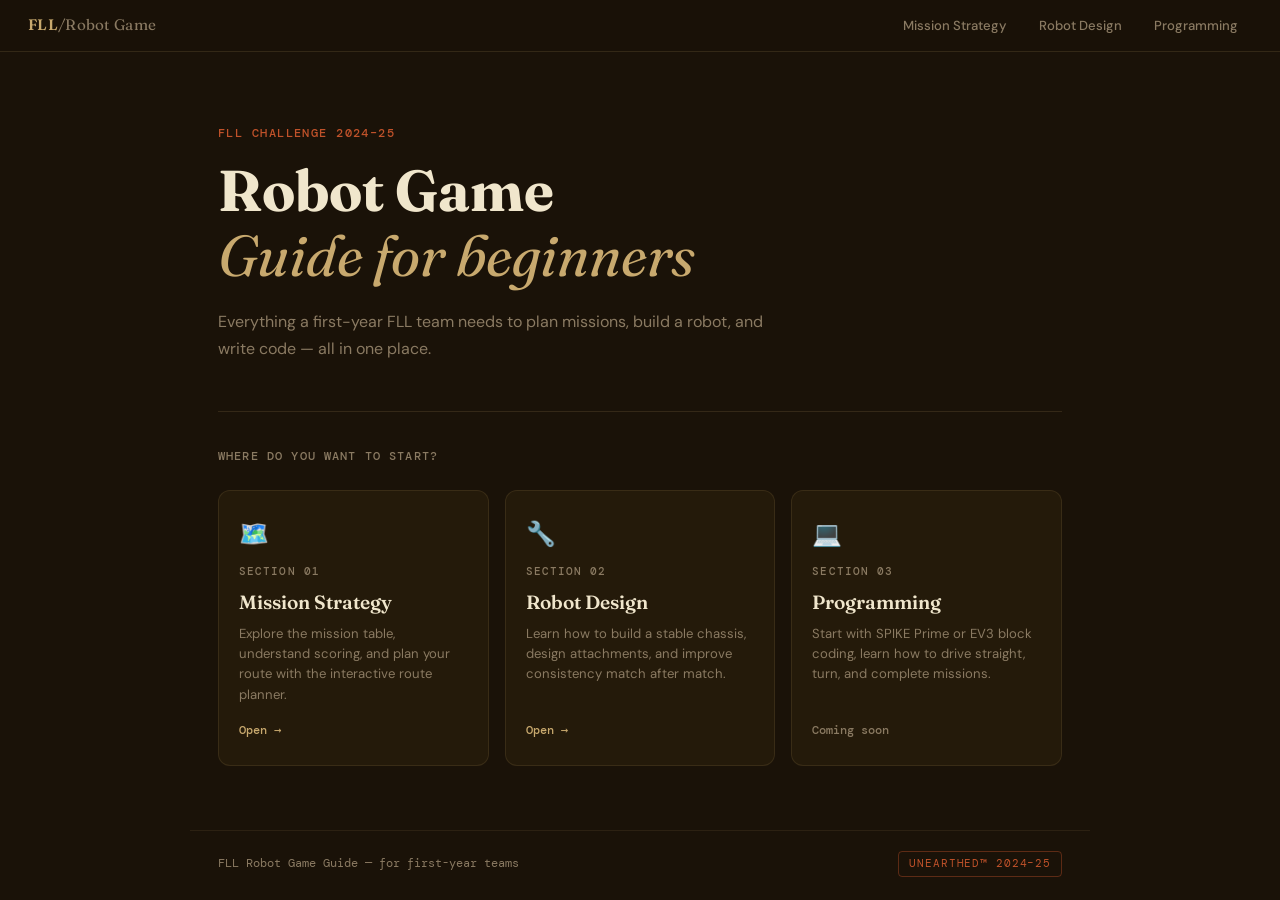
<file: index.html>
<!DOCTYPE html>
<html lang="en">
<head>
  <meta charset="UTF-8">
  <meta name="viewport" content="width=device-width, initial-scale=1.0">
  <title>FLL Robot Game Guide — UNEARTHED™ 2024–25</title>
  <link rel="preconnect" href="https://fonts.googleapis.com">
  <link rel="preconnect" href="https://fonts.gstatic.com" crossorigin>
  <link href="https://fonts.googleapis.com/css2?family=Fraunces:ital,opsz,wght@0,9..144,400;0,9..144,600;0,9..144,700;1,9..144,400;1,9..144,600&family=DM+Sans:wght@400;500;600&family=DM+Mono:wght@400;500&display=swap" rel="stylesheet">
  <style>
    *, *::before, *::after { box-sizing: border-box; margin: 0; padding: 0; }

    :root {
      --soil:  #1a1208;
      --earth: #241a0a;
      --stone: #2e2416;
      --sand:  #c8a96e;
      --cream: #f0e6cc;
      --moss:  #4a7c3f;
      --rust:  #c0522a;
      --muted: #8a7a62;
      --font-display: 'Fraunces', serif;
      --font-body: 'DM Sans', sans-serif;
      --font-mono: 'DM Mono', monospace;
    }

    html { font-size: 16px; }

    body {
      background: var(--soil);
      color: var(--cream);
      font-family: var(--font-body);
      line-height: 1.6;
      min-height: 100vh;
    }

    a { color: inherit; text-decoration: none; }

    /* ── Navigation ── */
    .site-nav {
      position: fixed;
      top: 0; left: 0; right: 0;
      height: 52px;
      background: rgba(26,18,8,0.92);
      backdrop-filter: blur(8px);
      border-bottom: 1px solid rgba(200,169,110,0.15);
      display: flex;
      align-items: center;
      justify-content: space-between;
      padding: 0 28px;
      z-index: 100;
    }

    .nav-logo {
      font-family: var(--font-display);
      font-size: 0.95rem;
      font-weight: 600;
      color: var(--sand);
      letter-spacing: 0.02em;
    }

    .nav-logo span { color: var(--muted); font-weight: 400; }

    .nav-links { display: flex; gap: 4px; align-items: center; }

    .nav-links a {
      padding: 6px 14px;
      border-radius: 6px;
      font-size: 0.82rem;
      font-weight: 500;
      color: var(--muted);
      transition: color 0.15s, background 0.15s;
    }

    .nav-links a:hover {
      color: var(--cream);
      background: rgba(200,169,110,0.08);
    }

    /* ── Page ── */
    .page {
      padding-top: 52px;
      max-width: 900px;
      margin: 0 auto;
      padding-left: 28px;
      padding-right: 28px;
    }

    /* ── Hero ── */
    .hero {
      padding: 72px 0 48px;
    }

    .hero-eyebrow {
      font-family: var(--font-mono);
      font-size: 0.75rem;
      font-weight: 500;
      color: var(--rust);
      letter-spacing: 0.12em;
      text-transform: uppercase;
      margin-bottom: 16px;
    }

    .hero-title {
      font-family: var(--font-display);
      font-size: clamp(2.4rem, 5vw, 3.6rem);
      font-weight: 700;
      color: var(--cream);
      line-height: 1.12;
      margin-bottom: 20px;
    }

    .hero-title em {
      font-style: italic;
      color: var(--sand);
      font-weight: 400;
    }

    .hero-sub {
      font-size: 1rem;
      color: var(--muted);
      max-width: 560px;
      line-height: 1.7;
    }

    /* ── Divider ── */
    .divider {
      border: none;
      border-top: 1px solid rgba(200,169,110,0.15);
      margin: 0;
    }

    /* ── Section label ── */
    .section-label {
      padding: 36px 0 24px;
      font-family: var(--font-mono);
      font-size: 0.72rem;
      font-weight: 500;
      color: var(--muted);
      letter-spacing: 0.1em;
      text-transform: uppercase;
    }

    /* ── Card grid ── */
    .card-grid {
      display: grid;
      grid-template-columns: repeat(3, 1fr);
      gap: 16px;
      padding-bottom: 64px;
    }

    @media (max-width: 680px) {
      .card-grid { grid-template-columns: 1fr; }
    }

    /* ── Card ── */
    .card {
      background: var(--earth);
      border: 1px solid rgba(200,169,110,0.12);
      border-radius: 12px;
      padding: 24px 20px;
      display: flex;
      flex-direction: column;
      gap: 10px;
      position: relative;
      overflow: hidden;
      transition: transform 0.18s, border-color 0.18s;
      cursor: pointer;
    }

    .card::after {
      content: '';
      position: absolute;
      bottom: 0; left: 0; right: 0;
      height: 2px;
      background: var(--accent-color, var(--rust));
      transform: scaleX(0);
      transform-origin: left;
      transition: transform 0.22s ease;
    }

    .card:hover { transform: translateY(-3px); border-color: rgba(200,169,110,0.25); }
    .card:hover::after { transform: scaleX(1); }

    .card-icon { font-size: 1.5rem; }

    .card-label {
      font-family: var(--font-mono);
      font-size: 0.68rem;
      font-weight: 500;
      color: var(--muted);
      letter-spacing: 0.1em;
      text-transform: uppercase;
    }

    .card-title {
      font-family: var(--font-display);
      font-size: 1.2rem;
      font-weight: 600;
      color: var(--cream);
      line-height: 1.2;
    }

    .card-desc {
      font-size: 0.82rem;
      color: var(--muted);
      line-height: 1.55;
      flex: 1;
    }

    .card-cta {
      font-family: var(--font-mono);
      font-size: 0.78rem;
      font-weight: 500;
      color: var(--sand);
      margin-top: 6px;
    }

    .card-cta.muted { color: var(--muted); }

    /* ── Footer ── */
    footer {
      border-top: 1px solid rgba(200,169,110,0.1);
      padding: 20px 28px;
      max-width: 900px;
      margin: 0 auto;
      display: flex;
      align-items: center;
      justify-content: space-between;
      gap: 12px;
      flex-wrap: wrap;
    }

    .footer-left {
      font-family: var(--font-mono);
      font-size: 0.72rem;
      color: var(--muted);
    }

    .footer-badge {
      font-family: var(--font-mono);
      font-size: 0.68rem;
      color: var(--rust);
      border: 1px solid rgba(192,82,42,0.4);
      padding: 3px 10px;
      border-radius: 4px;
      letter-spacing: 0.08em;
    }
  </style>
</head>
<body>

  <nav class="site-nav">
    <a href="index.html" class="nav-logo">FLL<span>/Robot Game</span></a>
    <div class="nav-links">
      <a href="mission-strategy.html">Mission Strategy</a>
      <a href="#">Robot Design</a>
      <a href="#">Programming</a>
    </div>
  </nav>

  <main class="page">
    <section class="hero">
      <p class="hero-eyebrow">FLL Challenge 2024–25</p>
      <h1 class="hero-title">Robot Game<br><em>Guide for beginners</em></h1>
      <p class="hero-sub">Everything a first-year FLL team needs to plan missions, build a robot, and write code — all in one place.</p>
    </section>

    <hr class="divider">

    <p class="section-label">Where do you want to start?</p>

    <div class="card-grid">

      <a href="mission-strategy.html" class="card" style="--accent-color: #c0522a;">
        <div class="card-icon">🗺️</div>
        <div class="card-label">Section 01</div>
        <div class="card-title">Mission Strategy</div>
        <p class="card-desc">Explore the mission table, understand scoring, and plan your route with the interactive route planner.</p>
        <div class="card-cta">Open →</div>
      </a>

      <a href="robot-design.html" class="card" style="--accent-color: #4a7c3f;">
        <div class="card-icon">🔧</div>
        <div class="card-label">Section 02</div>
        <div class="card-title">Robot Design</div>
        <p class="card-desc">Learn how to build a stable chassis, design attachments, and improve consistency match after match.</p>
        <div class="card-cta">Open →</div>
      </a>

      <div class="card" style="--accent-color: #4a6e8a;">
        <div class="card-icon">💻</div>
        <div class="card-label">Section 03</div>
        <div class="card-title">Programming</div>
        <p class="card-desc">Start with SPIKE Prime or EV3 block coding, learn how to drive straight, turn, and complete missions.</p>
        <div class="card-cta muted">Coming soon</div>
      </div>

    </div>
  </main>

  <footer>
    <span class="footer-left">FLL Robot Game Guide — for first-year teams</span>
    <span class="footer-badge">UNEARTHED™ 2024–25</span>
  </footer>

</body>
</html>
</file>
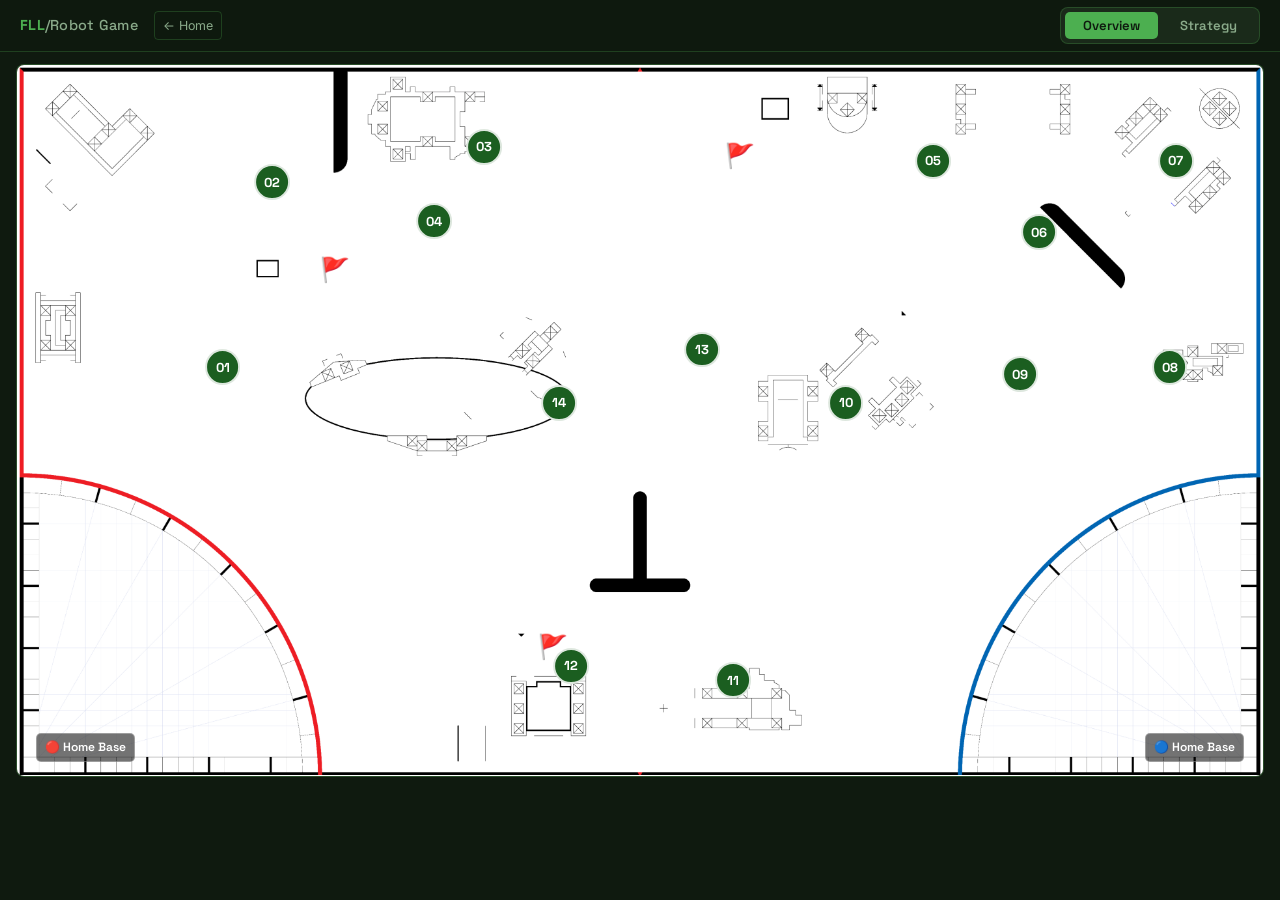
<file: mission-strategy.html>
<!DOCTYPE html>
<html lang="en">
<head>
  <meta charset="UTF-8">
  <meta name="viewport" content="width=device-width, initial-scale=1.0">
  <title>Mission Strategy — FLL Robot Game Guide</title>
  <link rel="preconnect" href="https://fonts.googleapis.com">
  <link rel="preconnect" href="https://fonts.gstatic.com" crossorigin>
  <link href="https://fonts.googleapis.com/css2?family=Inter:wght@400;500;600;700&family=Space+Grotesk:wght@500;700&display=swap" rel="stylesheet">
  <link rel="stylesheet" href="css/base.css">
  <link rel="stylesheet" href="css/mission.css">
</head>
<body>

  <!-- Header -->
  <header class="mission-header">
    <div class="header-left">
      <a href="index.html" class="header-logo">FLL<span>/Robot Game</span></a>
      <a href="index.html" class="back-link">← Home</a>
    </div>
    <div class="mode-toggle">
      <button class="mode-btn active" id="btn-overview" onclick="switchMode('overview')">Overview</button>
      <button class="mode-btn" id="btn-strategy" onclick="switchMode('strategy')">Strategy</button>
    </div>
  </header>

  <div class="mission-page">

    <!-- ══════════════ OVERVIEW MODE ══════════════ -->
    <section class="mode-section active" id="section-overview">
      <div class="map-wrapper" id="overview-map">
        <img src="assets/mission-map.png" alt="FLL UNEARTHED Mission Map" onerror="this.style.display='none'">
      </div>
    </section>

    <!-- ══════════════ STRATEGY MODE ══════════════ -->
    <section class="mode-section" id="section-strategy">
      <div class="strat-map-group">
        <div class="map-wrapper" id="strategy-map">
          <img src="assets/mission-map.png" alt="FLL UNEARTHED Mission Map" onerror="this.style.display='none'">
        </div>
        <div class="info-bar">
          <div class="info-stats">
            <span>In route: <strong id="stat-in-route">0</strong></span>
            <span>Connections: <strong id="stat-connections">0</strong></span>
            <span>Est. pts: <strong id="stat-pts">0</strong></span>
          </div>
          <span class="info-hint">Click ① then ② to connect</span>
        </div>
      </div>

      <div class="strat-toolbar">
        <button id="btn-clear">✕ Clear arrows</button>
        <button id="btn-reset">⊘ Reset all</button>
      </div>

      <div class="route-section">
        <h3>Your Route</h3>
        <div id="route-container">
          <p class="route-empty">No connections yet. Click two nodes to connect them.</p>
        </div>
      </div>
    </section>

  </div>

  <!-- ══════════════ POPUP ══════════════ -->
  <div class="popup-overlay" id="popup-overlay">
    <div class="popup-card">
      <button class="popup-close" id="popup-close">✕</button>
      <div class="popup-tag" id="popup-tag">Mission 01</div>
      <div class="popup-title" id="popup-title"></div>
      <div class="popup-pts" id="popup-pts"></div>
      <div class="popup-img-box" id="popup-img-box"></div>
      <div class="popup-tips-label">Strategy Tips</div>
      <ul class="popup-tips" id="popup-tips"></ul>
    </div>
  </div>

  <script src="js/data/missions.js"></script>
  <script src="js/overview.js"></script>
  <script src="js/strategy.js"></script>
  <script>
    function switchMode(mode) {
      document.getElementById('section-overview').classList.toggle('active', mode === 'overview');
      document.getElementById('section-strategy').classList.toggle('active', mode === 'strategy');
      document.getElementById('btn-overview').classList.toggle('active', mode === 'overview');
      document.getElementById('btn-strategy').classList.toggle('active', mode === 'strategy');

      if (mode === 'strategy') {
        renderStrategy();
      }
    }

    document.addEventListener('DOMContentLoaded', () => {
      renderOverview();
    });
  </script>
</body>
</html>
</file>
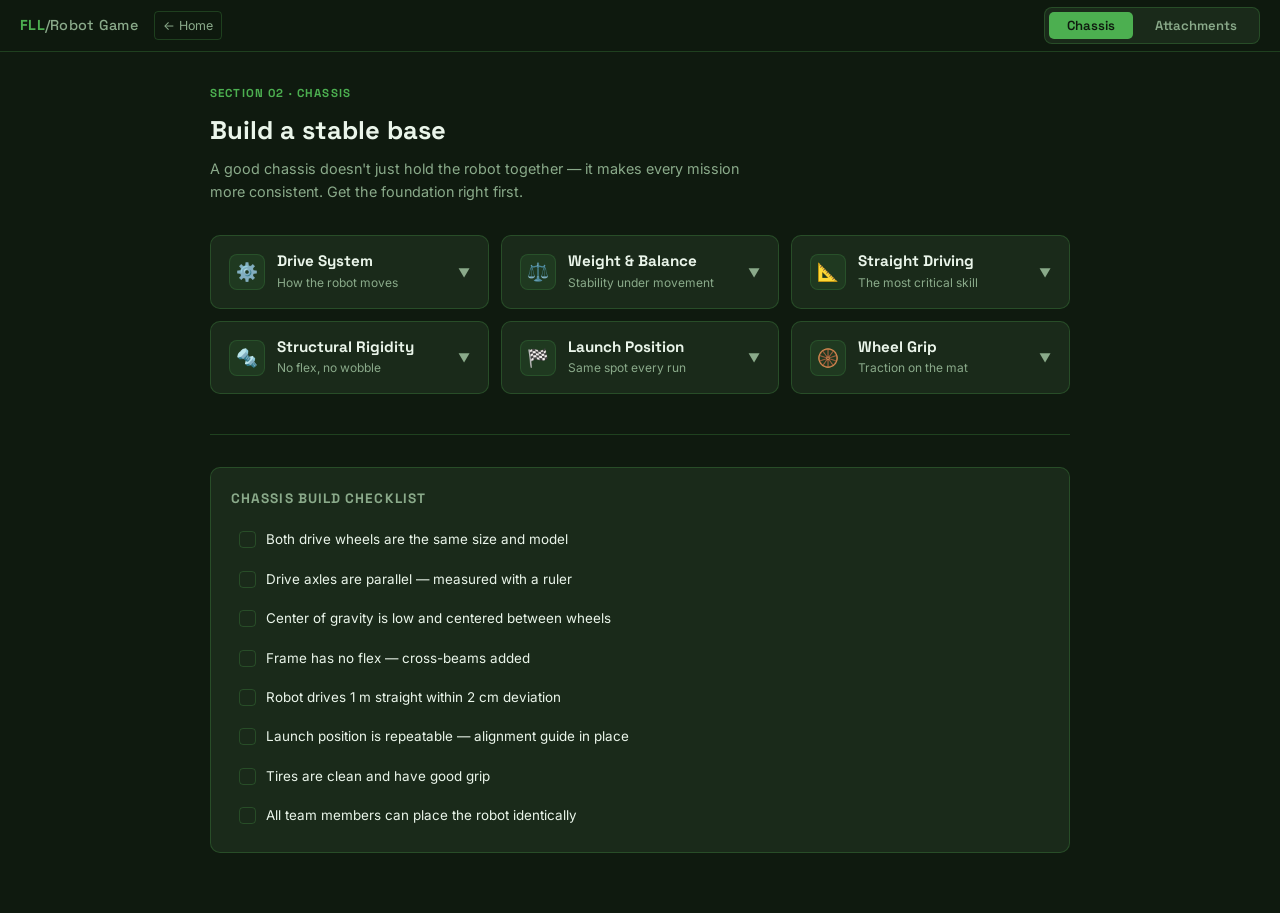
<file: robot-design.html>
<!DOCTYPE html>
<html lang="en">
<head>
  <meta charset="UTF-8">
  <meta name="viewport" content="width=device-width, initial-scale=1.0">
  <title>Robot Design — FLL Robot Game Guide</title>
  <link rel="preconnect" href="https://fonts.googleapis.com">
  <link rel="preconnect" href="https://fonts.gstatic.com" crossorigin>
  <link href="https://fonts.googleapis.com/css2?family=Inter:wght@400;500;600;700&family=Space+Grotesk:wght@500;700&display=swap" rel="stylesheet">
  <link rel="stylesheet" href="css/base.css">
  <link rel="stylesheet" href="css/mission.css">
  <link rel="stylesheet" href="css/robot.css">
</head>
<body>

  <header class="robot-header">
    <div class="header-left">
      <a href="index.html" class="header-logo">FLL<span>/Robot Game</span></a>
      <a href="index.html" class="back-link">← Home</a>
    </div>
    <div class="mode-toggle">
      <button class="mode-btn robot-tab-btn active" id="rbtn-chassis" onclick="switchRobotTab('chassis')">Chassis</button>
      <button class="mode-btn robot-tab-btn" id="rbtn-attachments" onclick="switchRobotTab('attachments')">Attachments</button>
    </div>
  </header>

  <div class="robot-page">

    <!-- ══════════════ CHASSIS TAB ══════════════ -->
    <section class="tab-section active" id="tab-chassis">
      <p class="section-eyebrow">Section 02 · Chassis</p>
      <h1 class="section-title">Build a stable base</h1>
      <p class="section-desc">A good chassis doesn't just hold the robot together — it makes every mission more consistent. Get the foundation right first.</p>

      <div class="cards-grid">

        <div class="principle-card">
          <div class="card-header">
            <div class="card-header-left">
              <div class="card-icon-box">⚙️</div>
              <div>
                <div class="card-title">Drive System</div>
                <div class="card-subtitle">How the robot moves</div>
              </div>
            </div>
            <span class="card-chevron">▼</span>
          </div>
          <div class="card-body">
            <div class="card-body-inner">
              <ul class="tip-list">
                <li>Use a <strong>differential drive</strong> (2 driven wheels + 1 or 2 passive casters)</li>
                <li>Place the two drive wheels as far apart as possible for stable turning</li>
                <li>Use the same size wheels on both sides — mismatched wheels cause drift</li>
                <li>Keep caster wheels lightweight so they don't affect the drive</li>
              </ul>
              <div class="tip-highlight">💡 For SPIKE Prime: Large wheels on ports A & E give the most torque and speed balance.</div>
            </div>
          </div>
        </div>

        <div class="principle-card">
          <div class="card-header">
            <div class="card-header-left">
              <div class="card-icon-box">⚖️</div>
              <div>
                <div class="card-title">Weight & Balance</div>
                <div class="card-subtitle">Stability under movement</div>
              </div>
            </div>
            <span class="card-chevron">▼</span>
          </div>
          <div class="card-body">
            <div class="card-body-inner">
              <ul class="tip-list">
                <li>Keep the center of gravity <strong>low and centered</strong> between the drive wheels</li>
                <li>Place the hub/brick as low as possible on the chassis</li>
                <li>Heavy attachments at the front can cause the robot to "nose-dive" — counterbalance with rear weight</li>
                <li>Test by pushing gently on each side — it should not tip easily</li>
              </ul>
              <div class="tip-highlight">💡 A robot that tips during a run loses the mission. Balance first, then speed.</div>
            </div>
          </div>
        </div>

        <div class="principle-card">
          <div class="card-header">
            <div class="card-header-left">
              <div class="card-icon-box">📐</div>
              <div>
                <div class="card-title">Straight Driving</div>
                <div class="card-subtitle">The most critical skill</div>
              </div>
            </div>
            <span class="card-chevron">▼</span>
          </div>
          <div class="card-body">
            <div class="card-body-inner">
              <ul class="tip-list">
                <li>A symmetric chassis is essential — measure distances carefully when building</li>
                <li>Both drive axles must be perfectly parallel</li>
                <li>Use a gyro sensor to correct drift during long straight runs</li>
                <li>Test by driving 1 meter with no steering — it should deviate less than 2 cm</li>
                <li>Tighten all axle joints — loose parts cause inconsistency</li>
              </ul>
              <div class="tip-highlight">💡 Build the chassis on a flat surface and check symmetry with a ruler before adding anything else.</div>
            </div>
          </div>
        </div>

        <div class="principle-card">
          <div class="card-header">
            <div class="card-header-left">
              <div class="card-icon-box">🔩</div>
              <div>
                <div class="card-title">Structural Rigidity</div>
                <div class="card-subtitle">No flex, no wobble</div>
              </div>
            </div>
            <span class="card-chevron">▼</span>
          </div>
          <div class="card-body">
            <div class="card-body-inner">
              <ul class="tip-list">
                <li>Add cross-beams to prevent the frame from twisting</li>
                <li>Use pins and bushings to lock all rotating parts that should be fixed</li>
                <li>Shake the robot gently — nothing should rattle or shift</li>
                <li>Reinforce the attachment mounting point — this takes the most stress</li>
              </ul>
              <div class="tip-highlight">💡 A flex in the frame translates directly into inconsistency. Build rigid, test rigid.</div>
            </div>
          </div>
        </div>

        <div class="principle-card">
          <div class="card-header">
            <div class="card-header-left">
              <div class="card-icon-box">🏁</div>
              <div>
                <div class="card-title">Launch Position</div>
                <div class="card-subtitle">Same spot every run</div>
              </div>
            </div>
            <span class="card-chevron">▼</span>
          </div>
          <div class="card-body">
            <div class="card-body-inner">
              <ul class="tip-list">
                <li>Design a flat, flush base — the robot must sit perfectly on the home base line</li>
                <li>Add a small notch or alignment guide that touches the mat wall/line</li>
                <li>Mark the exact starting orientation with tape during practice</li>
                <li>Every team member must place the robot the same way — practice this too</li>
              </ul>
              <div class="tip-highlight">💡 Even a 2mm offset at launch can mean missing the target 60 cm away.</div>
            </div>
          </div>
        </div>

        <div class="principle-card">
          <div class="card-header">
            <div class="card-header-left">
              <div class="card-icon-box">🛞</div>
              <div>
                <div class="card-title">Wheel Grip</div>
                <div class="card-subtitle">Traction on the mat</div>
              </div>
            </div>
            <span class="card-chevron">▼</span>
          </div>
          <div class="card-body">
            <div class="card-body-inner">
              <ul class="tip-list">
                <li>Use rubber-grip tires, not smooth plastic wheels</li>
                <li>Keep tire surfaces clean — grease or dust reduces grip drastically</li>
                <li>Wipe tires with a dry cloth before every match</li>
                <li>Avoid pressing the robot down hard on the mat — caster should barely touch</li>
              </ul>
              <div class="tip-highlight">💡 Check tire cleanliness during setup — it's one of the easiest consistency wins.</div>
            </div>
          </div>
        </div>

      </div>

      <hr class="content-divider">

      <div class="checklist-section">
        <div class="checklist-title">Chassis Build Checklist</div>
        <div class="checklist">
          <label class="check-item">
            <input type="checkbox" data-key="c1">
            <span class="check-label">Both drive wheels are the same size and model</span>
          </label>
          <label class="check-item">
            <input type="checkbox" data-key="c2">
            <span class="check-label">Drive axles are parallel — measured with a ruler</span>
          </label>
          <label class="check-item">
            <input type="checkbox" data-key="c3">
            <span class="check-label">Center of gravity is low and centered between wheels</span>
          </label>
          <label class="check-item">
            <input type="checkbox" data-key="c4">
            <span class="check-label">Frame has no flex — cross-beams added</span>
          </label>
          <label class="check-item">
            <input type="checkbox" data-key="c5">
            <span class="check-label">Robot drives 1 m straight within 2 cm deviation</span>
          </label>
          <label class="check-item">
            <input type="checkbox" data-key="c6">
            <span class="check-label">Launch position is repeatable — alignment guide in place</span>
          </label>
          <label class="check-item">
            <input type="checkbox" data-key="c7">
            <span class="check-label">Tires are clean and have good grip</span>
          </label>
          <label class="check-item">
            <input type="checkbox" data-key="c8">
            <span class="check-label">All team members can place the robot identically</span>
          </label>
        </div>
      </div>
    </section>

    <!-- ══════════════ ATTACHMENTS TAB ══════════════ -->
    <section class="tab-section" id="tab-attachments">
      <p class="section-eyebrow">Section 02 · Attachments</p>
      <h1 class="section-title">Design mission tools</h1>
      <p class="section-desc">Attachments are the robot's hands. Each one should do one job and do it reliably — every single time.</p>

      <div class="cards-grid attach-grid">

        <div class="principle-card">
          <div class="card-header">
            <div class="card-header-left">
              <div class="card-icon-box">🔄</div>
              <div>
                <div class="card-title">Quick-Connect System</div>
                <div class="card-subtitle">Swap tools between runs</div>
              </div>
            </div>
            <span class="card-chevron">▼</span>
          </div>
          <div class="card-body">
            <div class="card-body-inner">
              <ul class="tip-list">
                <li>Design one shared mounting point on the chassis that all attachments connect to</li>
                <li>Use a consistent connector — same pin holes, same orientation every time</li>
                <li>Attachment must lock with a satisfying "click" — no wobble when mounted</li>
                <li>Practice swapping under time pressure: target under 5 seconds</li>
              </ul>
              <div class="tip-highlight">💡 A loose attachment shifts during movement and ruins precision. Test by shaking the robot after connecting.</div>
            </div>
          </div>
        </div>

        <div class="principle-card">
          <div class="card-header">
            <div class="card-header-left">
              <div class="card-icon-box">↔️</div>
              <div>
                <div class="card-title">Push Attachments</div>
                <div class="card-subtitle">Simple and reliable</div>
              </div>
            </div>
            <span class="card-chevron">▼</span>
          </div>
          <div class="card-body">
            <div class="card-body-inner">
              <ul class="tip-list">
                <li>Best for missions where the robot drives into an element to trigger it</li>
                <li>Design the push surface to be wider than the target — more room for error</li>
                <li>Angle the pusher slightly downward so it slides under elements rather than pushing them up</li>
                <li>Works well for: M05 Who Lived Here?, M13 Statue Rebuild</li>
              </ul>
              <div class="tip-highlight">💡 Push attachments have zero moving parts — they never fail mechanically. Use them when possible.</div>
            </div>
          </div>
        </div>

        <div class="principle-card">
          <div class="card-header">
            <div class="card-header-left">
              <div class="card-icon-box">⬆️</div>
              <div>
                <div class="card-title">Lift Attachments</div>
                <div class="card-subtitle">Raise or flip elements</div>
              </div>
            </div>
            <span class="card-chevron">▼</span>
          </div>
          <div class="card-body">
            <div class="card-body-inner">
              <ul class="tip-list">
                <li>Use a motor-driven arm or a passive lever that activates on contact</li>
                <li>Keep the range of motion simple: 0° to 90° is usually enough</li>
                <li>Motor lift: program to a fixed rotation count, not time (more consistent)</li>
                <li>Works well for: M09 What's on Sale?, M12 Salvage Operation</li>
              </ul>
              <div class="tip-highlight">💡 Avoid rubber bands for tension — they degrade over many runs. Use gear ratios for consistent force instead.</div>
            </div>
          </div>
        </div>

        <div class="principle-card">
          <div class="card-header">
            <div class="card-header-left">
              <div class="card-icon-box">🪝</div>
              <div>
                <div class="card-title">Hook & Grab</div>
                <div class="card-subtitle">Pick up or pull elements</div>
              </div>
            </div>
            <span class="card-chevron">▼</span>
          </div>
          <div class="card-body">
            <div class="card-body-inner">
              <ul class="tip-list">
                <li>Design the hook to slide over the target from above — don't approach from the side</li>
                <li>The opening must be slightly larger than the target element for easy engagement</li>
                <li>Add a guide rail so the robot doesn't need to be perfectly aligned to hook</li>
                <li>Works well for: M07 Heavy Lifting, M04 Careful Recovery</li>
              </ul>
              <div class="tip-highlight">💡 Test with the element in the worst-case position, not the ideal one. If it works in the worst case, you're good.</div>
            </div>
          </div>
        </div>

        <div class="principle-card">
          <div class="card-header">
            <div class="card-header-left">
              <div class="card-icon-box">🎯</div>
              <div>
                <div class="card-title">Alignment Guides</div>
                <div class="card-subtitle">Remove the need for precision</div>
              </div>
            </div>
            <span class="card-chevron">▼</span>
          </div>
          <div class="card-body">
            <div class="card-body-inner">
              <ul class="tip-list">
                <li>Add "funnel" guides on the attachment that steer it onto the target even if slightly off</li>
                <li>Use mat lines or mission model surfaces to align before engaging</li>
                <li>A wider contact surface tolerates more robot drift</li>
                <li>Think: "what happens if we're 1 cm left?" — the design should still work</li>
              </ul>
              <div class="tip-highlight">💡 The best attachment design makes it nearly impossible to miss, even with imperfect driving.</div>
            </div>
          </div>
        </div>

        <div class="principle-card">
          <div class="card-header">
            <div class="card-header-left">
              <div class="card-icon-box">🔁</div>
              <div>
                <div class="card-title">Repeatability Testing</div>
                <div class="card-subtitle">Run it 20 times, not once</div>
              </div>
            </div>
            <span class="card-chevron">▼</span>
          </div>
          <div class="card-body">
            <div class="card-body-inner">
              <ul class="tip-list">
                <li>Run each mission at least 20 times before considering it "done"</li>
                <li>Track success rate — aim for 90%+ before competition</li>
                <li>If it fails, note the exact failure mode and fix the root cause</li>
                <li>Test with different team members placing the robot — human variation is real</li>
                <li>Reset the mission model to exact starting position each time</li>
              </ul>
              <div class="tip-highlight">💡 One successful run means nothing. Twenty successful runs in a row means you're ready.</div>
            </div>
          </div>
        </div>

      </div>

      <hr class="content-divider">

      <div class="checklist-section">
        <div class="checklist-title">Attachment Readiness Checklist</div>
        <div class="checklist">
          <label class="check-item">
            <input type="checkbox" data-key="a1">
            <span class="check-label">Quick-connect mounts with no wobble on all attachments</span>
          </label>
          <label class="check-item">
            <input type="checkbox" data-key="a2">
            <span class="check-label">Each attachment has been tested 20+ times</span>
          </label>
          <label class="check-item">
            <input type="checkbox" data-key="a3">
            <span class="check-label">Success rate is 90% or above for each mission</span>
          </label>
          <label class="check-item">
            <input type="checkbox" data-key="a4">
            <span class="check-label">Attachment swap time is under 5 seconds</span>
          </label>
          <label class="check-item">
            <input type="checkbox" data-key="a5">
            <span class="check-label">Alignment guides added where robot positioning isn't perfect</span>
          </label>
          <label class="check-item">
            <input type="checkbox" data-key="a6">
            <span class="check-label">Motor programs use rotation count, not time</span>
          </label>
          <label class="check-item">
            <input type="checkbox" data-key="a7">
            <span class="check-label">All team members have practiced using each attachment</span>
          </label>
        </div>
      </div>
    </section>

  </div>

  <script src="js/robot.js"></script>
</body>
</html>
</file>
<file: css/base.css>
@import url('https://fonts.googleapis.com/css2?family=Inter:wght@400;500;600;700&family=Space+Grotesk:wght@500;700&display=swap');

*, *::before, *::after { box-sizing: border-box; margin: 0; padding: 0; }

:root {
  --bg: #0f1a0f;
  --surface: #1a2a1a;
  --border: rgba(80,180,80,0.25);
  --green: #4caf50;
  --green-light: #a5d6a7;
  --amber: #f4a261;
  --amber-dim: rgba(244,162,97,0.18);
  --red: #e57373;
  --text-primary: #eaf5ea;
  --text-secondary: #8aaa8a;
  --card-bg: rgba(20,40,20,0.92);
  --font-display: 'Space Grotesk', sans-serif;
  --font-body: 'Inter', sans-serif;
}

html { font-size: 16px; }

body {
  background: var(--bg);
  color: var(--text-primary);
  font-family: var(--font-body);
  line-height: 1.6;
  min-height: 100vh;
}

a { color: inherit; text-decoration: none; }

button { cursor: pointer; font-family: inherit; border: none; background: none; }
</file>
<file: css/mission.css>
.mission-header {
  position: fixed;
  top: 0;
  left: 0;
  right: 0;
  height: 52px;
  background: rgba(15,26,15,0.95);
  backdrop-filter: blur(8px);
  border-bottom: 1px solid var(--border);
  display: flex;
  align-items: center;
  justify-content: space-between;
  padding: 0 20px;
  z-index: 100;
}

.header-left {
  display: flex;
  align-items: center;
  gap: 16px;
}

.header-logo {
  font-family: var(--font-display);
  font-size: 0.9rem;
  font-weight: 700;
  color: var(--green);
  letter-spacing: 0.02em;
}

.header-logo span { color: var(--text-secondary); font-weight: 500; }

.back-link {
  font-size: 0.78rem;
  color: var(--text-secondary);
  padding: 4px 8px;
  border-radius: 4px;
  border: 1px solid var(--border);
  transition: color 0.15s, border-color 0.15s;
}

.back-link:hover {
  color: var(--text-primary);
  border-color: rgba(80,180,80,0.5);
}

.mode-toggle {
  display: flex;
  gap: 4px;
  background: var(--surface);
  border-radius: 8px;
  padding: 4px;
  border: 1px solid var(--border);
}

.mode-btn {
  padding: 5px 18px;
  border-radius: 5px;
  font-size: 0.82rem;
  font-weight: 600;
  font-family: var(--font-display);
  color: var(--text-secondary);
  transition: all 0.15s;
}

.mode-btn.active {
  background: var(--green);
  color: #0f1a0f;
}

.mode-btn:hover:not(.active) {
  color: var(--text-primary);
}

/* ── Page layout ── */
.mission-page {
  padding-top: 52px;
  min-height: 100vh;
  display: flex;
  flex-direction: column;
}

.mode-section {
  display: none;
  flex: 1;
  padding: 12px 16px;
}

.mode-section.active { display: flex; flex-direction: column; align-items: center; }

/* ── Map wrapper ── */
.map-wrapper {
  position: relative;
  /* 뷰포트 높이에 맞게 너비를 역산: 너비 = 가용높이 × (이미지 비율) */
  width: min(100%, calc((100vh - 92px) * 1914 / 1094));
  aspect-ratio: 1914 / 1094;
  background: #1a2a1a;
  border: 1px solid var(--border);
  border-radius: 8px;
  overflow: hidden;
}

/* Strategy 모드: 맵 아래 컨트롤 영역 확보 */
#section-strategy .map-wrapper {
  width: min(100%, calc((100vh - 260px) * 1914 / 1094));
}

#section-strategy .strat-map-group {
  width: min(100%, calc((100vh - 260px) * 1914 / 1094));
}

.map-wrapper img {
  width: 100%;
  height: 100%;
  object-fit: cover;
  display: block;
}

/* ── Mission pins ── */
.mission-pin {
  position: absolute;
  transform: translate(-50%, -50%);
  width: clamp(22px, 2.8vw, 36px);
  height: clamp(22px, 2.8vw, 36px);
  border-radius: 50%;
  background: #1b5e20;
  border: 2px solid rgba(255,255,255,0.85);
  color: #fff;
  font-size: clamp(8px, 1.1vw, 13px);
  font-weight: 700;
  font-family: var(--font-display);
  display: flex;
  align-items: center;
  justify-content: center;
  cursor: pointer;
  transition: transform 0.15s, box-shadow 0.15s;
  z-index: 10;
}

.mission-pin:hover {
  transform: translate(-50%, -50%) scale(1.12);
  box-shadow: 0 0 0 3px rgba(76,175,80,0.5), 0 4px 12px rgba(0,0,0,0.4);
}

.mission-pin.selected {
  background: var(--amber);
  border-color: #fff;
  box-shadow: 0 0 0 3px rgba(244,162,97,0.6);
}

/* ── Flag pins ── */
.flag-pin {
  position: absolute;
  transform: translate(-50%, -100%);
  font-size: clamp(14px, 2vw, 24px);
  cursor: pointer;
  transition: transform 0.15s;
  z-index: 10;
  line-height: 1;
}

.flag-pin:hover { transform: translate(-50%, -100%) scale(1.25); }

.flag-pin.selected {
  filter: drop-shadow(0 0 4px rgba(244,162,97,0.8));
}

/* ── Home base markers ── */
.home-base {
  position: absolute;
  display: flex;
  align-items: center;
  gap: 5px;
  font-size: clamp(9px, 1vw, 12px);
  font-weight: 600;
  font-family: var(--font-display);
  padding: 4px 8px;
  border-radius: 5px;
  border: 1.5px solid rgba(255,255,255,0.3);
  background: rgba(0,0,0,0.55);
  color: #fff;
  z-index: 10;
  white-space: nowrap;
}

.home-base.hb-left  { left: 1.5%; bottom: 2%; }
.home-base.hb-right { right: 1.5%; bottom: 2%; }

.home-base.clickable { cursor: pointer; transition: box-shadow 0.15s; }
.home-base.clickable:hover { box-shadow: 0 0 0 2px rgba(255,255,255,0.4); }
.home-base.selected { box-shadow: 0 0 0 3px rgba(244,162,97,0.6) !important; }

/* ── SVG arrow layer ── */
.arrow-layer {
  position: absolute;
  top: 0; left: 0;
  width: 100%; height: 100%;
  pointer-events: none;
  overflow: visible;
}

/* ── Overview popup ── */
.popup-overlay {
  display: none;
  position: fixed;
  inset: 0;
  background: rgba(0,0,0,0.65);
  z-index: 200;
  align-items: center;
  justify-content: center;
  padding: 20px;
}

.popup-overlay.open { display: flex; }

.popup-card {
  background: #1a2a1a;
  border: 1px solid var(--border);
  border-radius: 12px;
  max-width: 480px;
  width: 100%;
  padding: 24px;
  position: relative;
  animation: popIn 0.18s ease;
}

@keyframes popIn {
  from { opacity: 0; transform: scale(0.92); }
  to   { opacity: 1; transform: scale(1); }
}

.popup-close {
  position: absolute;
  top: 12px; right: 14px;
  font-size: 1.3rem;
  color: var(--text-secondary);
  cursor: pointer;
  line-height: 1;
  padding: 4px;
  border-radius: 4px;
  transition: color 0.15s;
}

.popup-close:hover { color: var(--text-primary); }

.popup-tag {
  font-size: 0.72rem;
  font-weight: 700;
  font-family: var(--font-display);
  color: var(--green);
  letter-spacing: 0.1em;
  text-transform: uppercase;
  margin-bottom: 6px;
}

.popup-title {
  font-family: var(--font-display);
  font-size: 1.25rem;
  font-weight: 700;
  color: var(--text-primary);
  margin-bottom: 10px;
}

.popup-pts {
  display: inline-flex;
  align-items: center;
  gap: 5px;
  background: var(--amber-dim);
  border: 1px solid rgba(244,162,97,0.4);
  color: var(--amber);
  font-size: 0.78rem;
  font-weight: 700;
  padding: 3px 10px;
  border-radius: 20px;
  margin-bottom: 14px;
}

.popup-img-box {
  width: 100%;
  height: 140px;
  border-radius: 8px;
  border: 1px dashed var(--border);
  background: rgba(255,255,255,0.03);
  display: flex;
  align-items: center;
  justify-content: center;
  margin-bottom: 14px;
  overflow: hidden;
}

.popup-img-box img {
  width: 100%;
  height: 100%;
  object-fit: cover;
  border-radius: 8px;
}

.popup-img-placeholder {
  font-size: 0.72rem;
  color: var(--text-secondary);
  text-align: center;
  padding: 0 12px;
}

.popup-tips-label {
  font-size: 0.72rem;
  font-weight: 700;
  color: var(--text-secondary);
  letter-spacing: 0.08em;
  text-transform: uppercase;
  margin-bottom: 8px;
}

.popup-tips {
  list-style: none;
  display: flex;
  flex-direction: column;
  gap: 7px;
}

.popup-tips li {
  font-size: 0.85rem;
  color: var(--text-primary);
  display: flex;
  gap: 8px;
  line-height: 1.4;
}

.popup-tips li::before {
  content: '→';
  color: var(--green);
  flex-shrink: 0;
  margin-top: 0.05em;
}

/* ── Strategy info bar ── */
.strat-map-group { width: 100%; }

.info-bar {
  display: flex;
  align-items: center;
  justify-content: space-between;
  padding: 10px 14px;
  background: var(--surface);
  border: 1px solid var(--border);
  border-top: none;
  border-radius: 0 0 8px 8px;
  font-size: 0.8rem;
  color: var(--text-secondary);
  flex-wrap: wrap;
  gap: 8px;
}

.info-stats {
  display: flex;
  gap: 16px;
  flex-wrap: wrap;
}

.info-stats span strong {
  color: var(--green);
  font-weight: 700;
}

.info-hint { color: var(--text-secondary); font-style: italic; }

/* ── Strategy toolbar ── */
.strat-toolbar {
  display: flex;
  gap: 8px;
  margin-top: 16px;
  margin-bottom: 12px;
  flex-wrap: wrap;
}

.strat-toolbar button {
  padding: 7px 16px;
  border-radius: 6px;
  font-size: 0.8rem;
  font-weight: 600;
  border: 1px solid var(--border);
  color: var(--text-secondary);
  background: var(--surface);
  transition: all 0.15s;
}

.strat-toolbar button:hover {
  color: var(--text-primary);
  border-color: rgba(80,180,80,0.5);
}

/* ── Your Route section ── */
.route-section {
  margin-top: 4px;
}

.route-section h3 {
  font-family: var(--font-display);
  font-size: 0.85rem;
  font-weight: 700;
  color: var(--text-secondary);
  letter-spacing: 0.08em;
  text-transform: uppercase;
  margin-bottom: 10px;
}

.route-empty {
  font-size: 0.82rem;
  color: var(--text-secondary);
  font-style: italic;
  padding: 8px 0;
}

.route-run {
  background: var(--surface);
  border: 1px solid var(--border);
  border-radius: 8px;
  padding: 12px 14px;
  margin-bottom: 10px;
}

.run-label {
  font-family: var(--font-display);
  font-size: 0.75rem;
  font-weight: 700;
  color: var(--green);
  letter-spacing: 0.1em;
  text-transform: uppercase;
  margin-bottom: 8px;
}

.run-steps {
  display: flex;
  flex-wrap: wrap;
  align-items: center;
  gap: 4px;
  font-size: 0.82rem;
  color: var(--text-primary);
}

.run-step-arrow { color: var(--text-secondary); }

.run-step-mission { font-weight: 600; }

.run-step-home { color: var(--amber); font-weight: 600; }
</file>
<file: css/robot.css>
/* ── Robot Design page styles ── */

.robot-header {
  position: fixed;
  top: 0; left: 0; right: 0;
  height: 52px;
  background: rgba(15,26,15,0.95);
  backdrop-filter: blur(8px);
  border-bottom: 1px solid var(--border);
  display: flex;
  align-items: center;
  justify-content: space-between;
  padding: 0 20px;
  z-index: 100;
}

.robot-page {
  padding-top: 52px;
  min-height: 100vh;
}

/* ── Tab toggle (reuse .mode-toggle from mission.css) ── */

/* ── Tab sections ── */
.tab-section {
  display: none;
  max-width: 900px;
  margin: 0 auto;
  padding: 32px 20px 60px;
}

.tab-section.active { display: block; }

.section-eyebrow {
  font-family: var(--font-display);
  font-size: 0.72rem;
  font-weight: 700;
  color: var(--green);
  letter-spacing: 0.1em;
  text-transform: uppercase;
  margin-bottom: 8px;
}

.section-title {
  font-family: var(--font-display);
  font-size: 1.6rem;
  font-weight: 700;
  color: var(--text-primary);
  margin-bottom: 6px;
}

.section-desc {
  font-size: 0.9rem;
  color: var(--text-secondary);
  margin-bottom: 32px;
  max-width: 560px;
  line-height: 1.6;
}

/* ── Principle cards grid ── */
.cards-grid {
  display: grid;
  grid-template-columns: repeat(auto-fill, minmax(260px, 1fr));
  gap: 12px;
  margin-bottom: 40px;
}

.principle-card {
  background: var(--surface);
  border: 1px solid var(--border);
  border-radius: 10px;
  overflow: hidden;
  transition: border-color 0.15s;
  cursor: pointer;
}

.principle-card:hover { border-color: rgba(80,180,80,0.5); }
.principle-card.open   { border-color: var(--green); }

.card-header {
  display: flex;
  align-items: center;
  justify-content: space-between;
  padding: 16px 18px;
  gap: 12px;
}

.card-header-left {
  display: flex;
  align-items: center;
  gap: 12px;
}

.card-icon-box {
  width: 36px;
  height: 36px;
  border-radius: 8px;
  background: rgba(76,175,80,0.12);
  border: 1px solid rgba(76,175,80,0.2);
  display: flex;
  align-items: center;
  justify-content: center;
  font-size: 1.1rem;
  flex-shrink: 0;
}

.card-title {
  font-family: var(--font-display);
  font-size: 0.95rem;
  font-weight: 700;
  color: var(--text-primary);
  line-height: 1.2;
}

.card-subtitle {
  font-size: 0.75rem;
  color: var(--text-secondary);
  margin-top: 2px;
}

.card-chevron {
  color: var(--text-secondary);
  font-size: 0.75rem;
  transition: transform 0.2s;
  flex-shrink: 0;
}

.principle-card.open .card-chevron { transform: rotate(180deg); }

.card-body {
  display: none;
  padding: 0 18px 18px;
  border-top: 1px solid var(--border);
}

.principle-card.open .card-body { display: block; }

.card-body-inner {
  padding-top: 14px;
}

.tip-list {
  list-style: none;
  display: flex;
  flex-direction: column;
  gap: 8px;
}

.tip-list li {
  font-size: 0.84rem;
  color: var(--text-primary);
  display: flex;
  gap: 8px;
  line-height: 1.45;
}

.tip-list li::before {
  content: '→';
  color: var(--green);
  flex-shrink: 0;
}

.tip-highlight {
  background: rgba(76,175,80,0.08);
  border: 1px solid rgba(76,175,80,0.2);
  border-radius: 6px;
  padding: 10px 12px;
  margin-top: 10px;
  font-size: 0.78rem;
  color: var(--green-light);
  line-height: 1.5;
}

/* ── Checklist ── */
.checklist-section {
  background: var(--surface);
  border: 1px solid var(--border);
  border-radius: 10px;
  padding: 20px;
}

.checklist-title {
  font-family: var(--font-display);
  font-size: 0.85rem;
  font-weight: 700;
  color: var(--text-secondary);
  letter-spacing: 0.08em;
  text-transform: uppercase;
  margin-bottom: 14px;
}

.checklist {
  display: flex;
  flex-direction: column;
  gap: 8px;
}

.check-item {
  display: flex;
  align-items: flex-start;
  gap: 10px;
  cursor: pointer;
  padding: 6px 8px;
  border-radius: 6px;
  transition: background 0.12s;
}

.check-item:hover { background: rgba(255,255,255,0.03); }

.check-item input[type="checkbox"] {
  appearance: none;
  width: 17px;
  height: 17px;
  border: 1.5px solid var(--border);
  border-radius: 4px;
  background: transparent;
  cursor: pointer;
  flex-shrink: 0;
  margin-top: 1px;
  position: relative;
  transition: background 0.12s, border-color 0.12s;
}

.check-item input[type="checkbox"]:checked {
  background: var(--green);
  border-color: var(--green);
}

.check-item input[type="checkbox"]:checked::after {
  content: '✓';
  position: absolute;
  top: -1px;
  left: 2px;
  font-size: 12px;
  color: #0f1a0f;
  font-weight: 700;
}

.check-label {
  font-size: 0.84rem;
  color: var(--text-primary);
  line-height: 1.45;
  user-select: none;
}

.check-item input:checked ~ .check-label {
  color: var(--text-secondary);
  text-decoration: line-through;
  text-decoration-color: rgba(138,170,138,0.4);
}

/* ── Divider ── */
.content-divider {
  border: none;
  border-top: 1px solid var(--border);
  margin: 32px 0;
}

/* ── Attachment type cards ── */
.attach-grid {
  display: grid;
  grid-template-columns: repeat(auto-fill, minmax(280px, 1fr));
  gap: 12px;
}

/* Reuses .principle-card styles */
</file>
